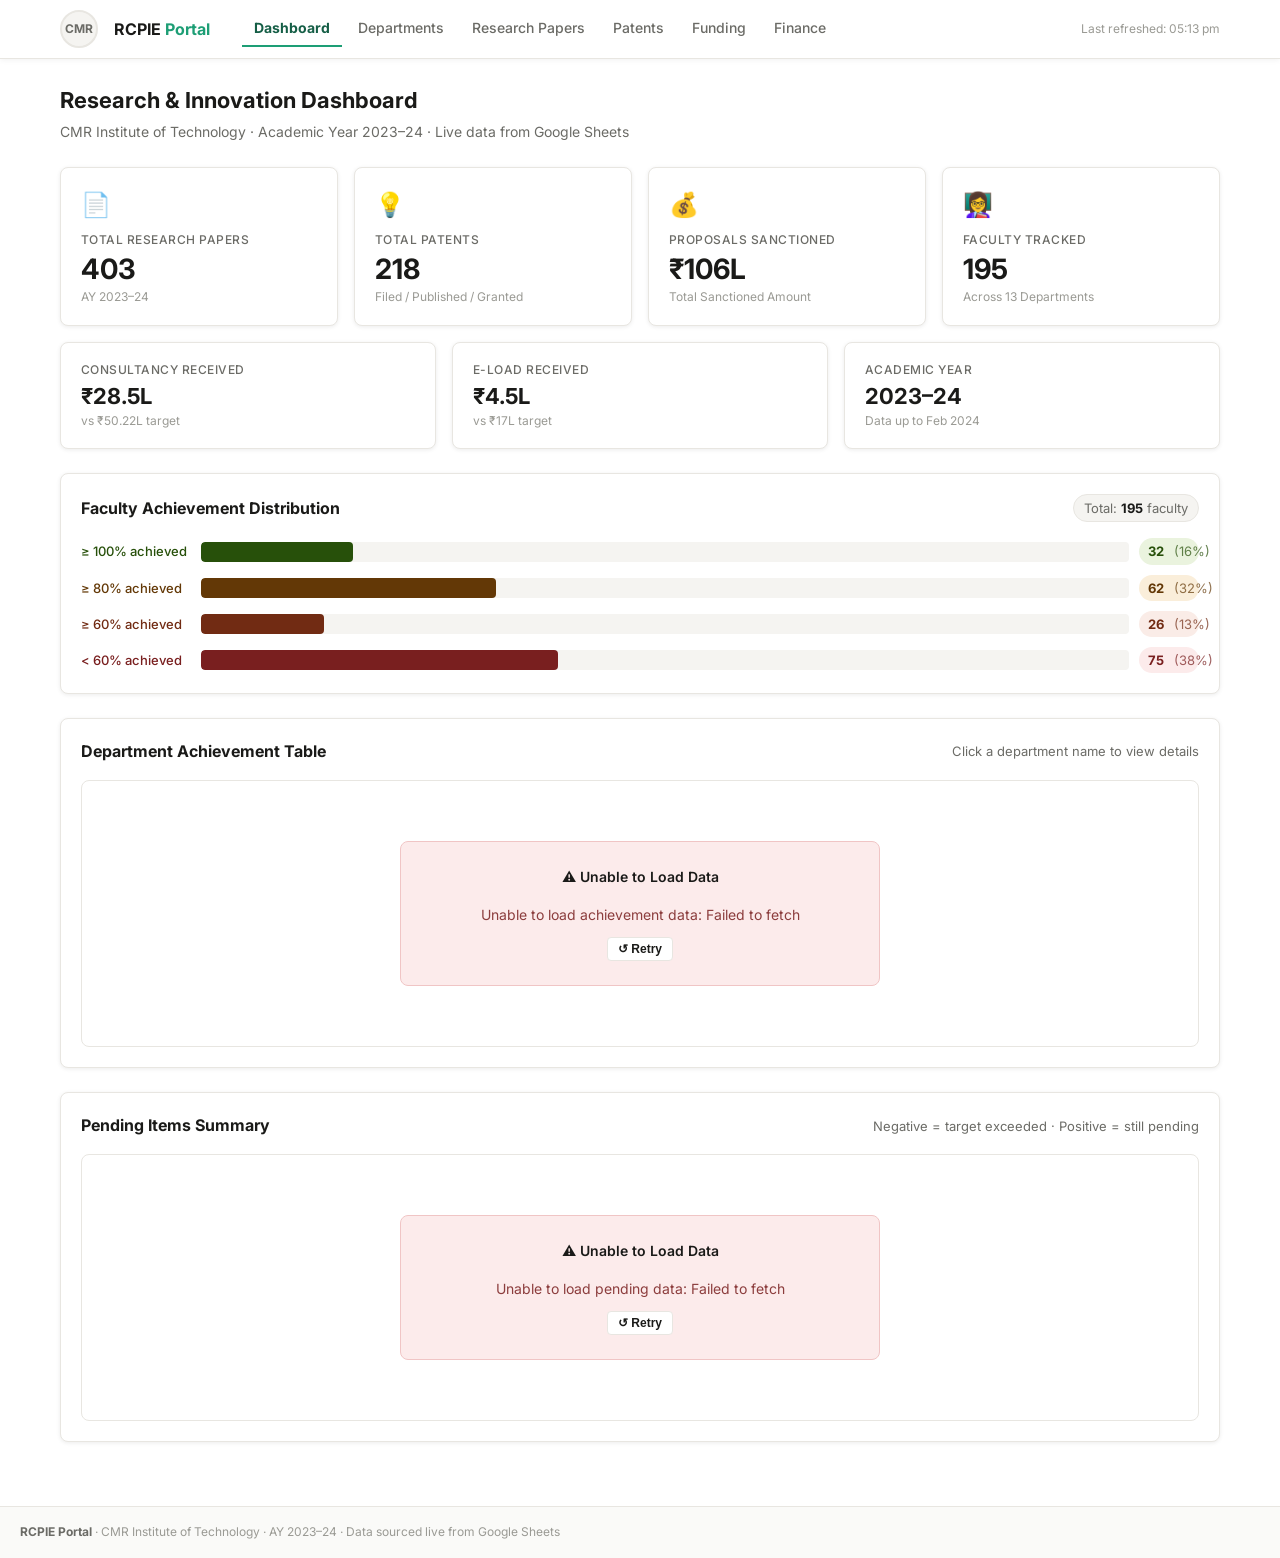
<file: index.html>
<!DOCTYPE html>
<html lang="en">
<head>
  <meta charset="UTF-8"/>
  <meta name="viewport" content="width=device-width, initial-scale=1.0"/>
  <title>Dashboard – RCPIE Portal · CMR Institute of Technology · AY 2023–24</title>
  <meta name="description" content="RCPIE Research Portal Dashboard for CMR Institute of Technology, Academic Year 2023–24. Live KPIs, department achievement, and pending items."/>
  <link rel="stylesheet" href="style.css"/>
</head>
<body>
  <nav id="navbar" role="navigation"></nav>

  <main class="page-wrapper" id="main">
    <h1 class="page-title">Research &amp; Innovation Dashboard</h1>
    <p class="page-subtitle">CMR Institute of Technology · Academic Year 2023–24 · Live data from Google Sheets</p>

    <!-- KPI Tiles -->
    <div class="kpi-grid" id="kpiTiles" aria-label="Key Performance Indicators">
      <div class="kpi-tile"><div class="kpi-icon">📄</div><div class="kpi-label">Total Research Papers</div><div class="kpi-value">403</div><div class="kpi-sub">AY 2023–24</div></div>
      <div class="kpi-tile"><div class="kpi-icon">💡</div><div class="kpi-label">Total Patents</div><div class="kpi-value">218</div><div class="kpi-sub">Filed / Published / Granted</div></div>
      <div class="kpi-tile"><div class="kpi-icon">💰</div><div class="kpi-label">Proposals Sanctioned</div><div class="kpi-value">₹106L</div><div class="kpi-sub">Total Sanctioned Amount</div></div>
      <div class="kpi-tile"><div class="kpi-icon">👩‍🏫</div><div class="kpi-label">Faculty Tracked</div><div class="kpi-value">195</div><div class="kpi-sub">Across 13 Departments</div></div>
    </div>

    <div class="kpi-grid-sm" id="kpiSmall">
      <div class="kpi-tile"><div class="kpi-label">Consultancy Received</div><div class="kpi-value" style="font-size:22px">₹28.5L</div><div class="kpi-sub">vs ₹50.22L target</div></div>
      <div class="kpi-tile"><div class="kpi-label">E-load Received</div><div class="kpi-value" style="font-size:22px">₹4.5L</div><div class="kpi-sub">vs ₹17L target</div></div>
      <div class="kpi-tile"><div class="kpi-label">Academic Year</div><div class="kpi-value" style="font-size:22px">2023–24</div><div class="kpi-sub">Data up to Feb 2024</div></div>
    </div>

    <!-- Achievement Distribution -->
    <div class="chart-card" aria-labelledby="achDistTitle">
      <div class="section-header">
        <h2 class="section-title" id="achDistTitle">Faculty Achievement Distribution</h2>
        <span class="count-chip">Total: <strong>195</strong> faculty</span>
      </div>
      <div class="ach-bar-wrap" role="list" aria-label="Faculty achievement distribution by level">
        <div class="ach-row" role="listitem">
          <div class="ach-label" style="color:var(--green-text)">≥ 100% achieved</div>
          <div class="ach-track"><div class="ach-fill" style="background:var(--green-text);width:16.4%"></div></div>
          <div class="ach-count badge badge-green">32 &nbsp;<span style="font-weight:400;opacity:.7">(16%)</span></div>
        </div>
        <div class="ach-row" role="listitem">
          <div class="ach-label" style="color:var(--amber-text)">≥ 80% achieved</div>
          <div class="ach-track"><div class="ach-fill" style="background:var(--amber-text);width:31.8%"></div></div>
          <div class="ach-count badge badge-amber">62 &nbsp;<span style="font-weight:400;opacity:.7">(32%)</span></div>
        </div>
        <div class="ach-row" role="listitem">
          <div class="ach-label" style="color:var(--orange-text)">≥ 60% achieved</div>
          <div class="ach-track"><div class="ach-fill" style="background:var(--orange-text);width:13.3%"></div></div>
          <div class="ach-count badge badge-orange">26 &nbsp;<span style="font-weight:400;opacity:.7">(13%)</span></div>
        </div>
        <div class="ach-row" role="listitem">
          <div class="ach-label" style="color:var(--red-text)">&lt; 60% achieved</div>
          <div class="ach-track"><div class="ach-fill" style="background:var(--red-text);width:38.5%"></div></div>
          <div class="ach-count badge badge-red">75 &nbsp;<span style="font-weight:400;opacity:.7">(38%)</span></div>
        </div>
      </div>
    </div>

    <!-- Department Achievement Table -->
    <div class="chart-card">
      <div class="section-header">
        <h2 class="section-title">Department Achievement Table</h2>
        <span class="section-sub">Click a department name to view details</span>
      </div>
      <div class="table-wrap" id="deptTableWrap">
        <div class="spinner-overlay"><div class="spinner"></div><span class="spinner-label">Loading department data…</span></div>
      </div>
    </div>

    <!-- Pending Items -->
    <div class="chart-card">
      <div class="section-header">
        <h2 class="section-title">Pending Items Summary</h2>
        <span class="section-sub">Negative = target exceeded · Positive = still pending</span>
      </div>
      <div class="table-wrap" id="pendingTableWrap">
        <div class="spinner-overlay"><div class="spinner"></div><span class="spinner-label">Loading pending data…</span></div>
      </div>
    </div>
  </main>

  <footer id="footer" role="contentinfo"></footer>

  <script src="app.js"></script>
  <script src="dashboard.js"></script>
</body>
</html>
</file>
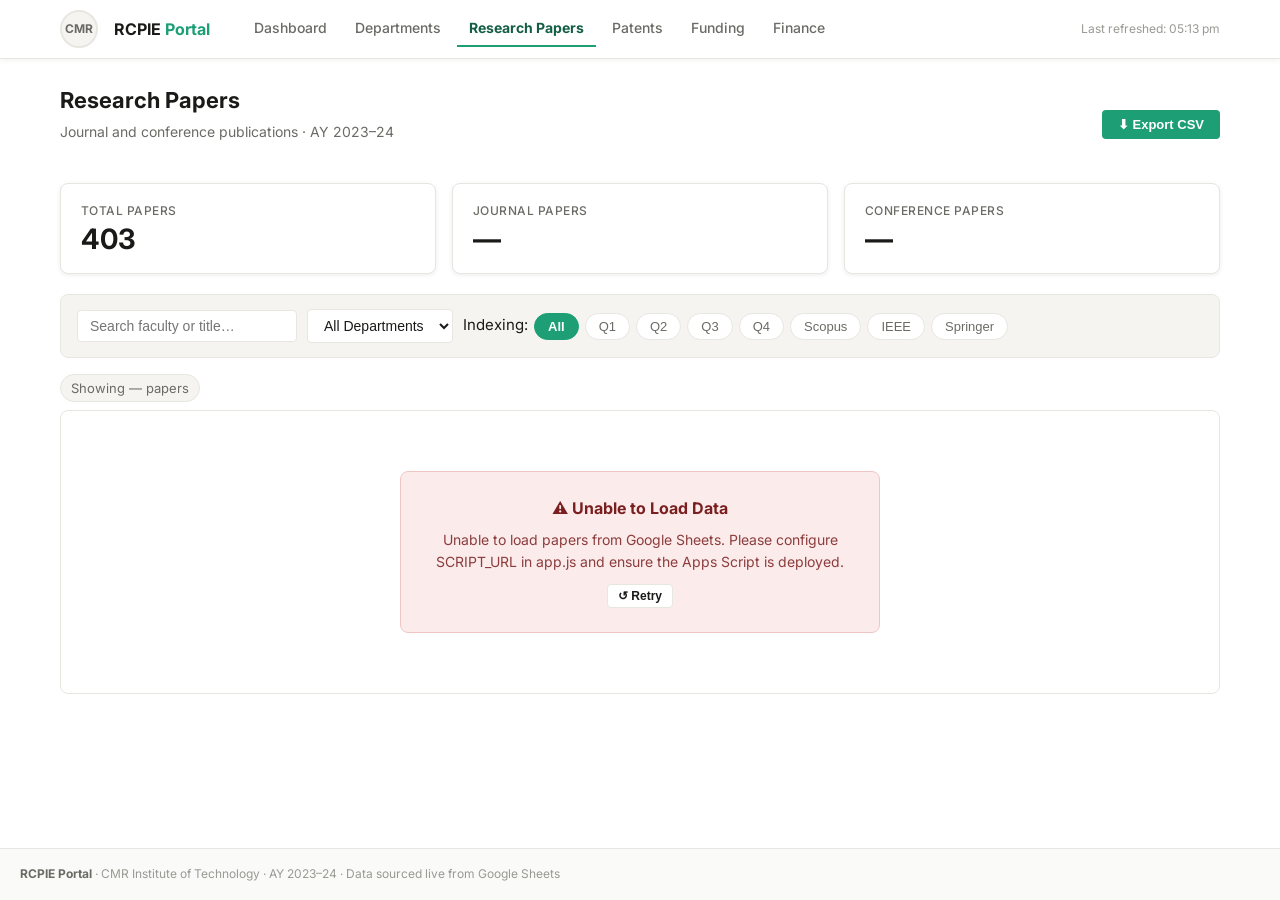
<file: papers.html>
<!DOCTYPE html>
<html lang="en">
<head>
  <meta charset="UTF-8"/>
  <meta name="viewport" content="width=device-width, initial-scale=1.0"/>
  <title>Research Papers – RCPIE Portal · CMR Institute of Technology · AY 2023–24</title>
  <meta name="description" content="Searchable list of journal and conference papers published by CMR Institute of Technology faculty in AY 2023–24."/>
  <link rel="stylesheet" href="style.css"/>
</head>
<body>
  <nav id="navbar" role="navigation"></nav>

  <main class="page-wrapper">
    <div class="section-header">
      <div>
        <h1 class="page-title">Research Papers</h1>
        <p class="page-subtitle">Journal and conference publications · AY 2023–24</p>
      </div>
      <button class="btn btn-primary" id="exportCsvBtn" aria-label="Export currently filtered papers as CSV">
        ⬇ Export CSV
      </button>
    </div>

    <!-- Summary tiles -->
    <div class="kpi-grid" style="grid-template-columns:repeat(3,1fr);margin-bottom:20px" id="paperSummary">
      <div class="kpi-tile"><div class="kpi-label">Total Papers</div><div class="kpi-value">403</div></div>
      <div class="kpi-tile"><div class="kpi-label">Journal Papers</div><div class="kpi-value" id="journalCount">—</div></div>
      <div class="kpi-tile"><div class="kpi-label">Conference Papers</div><div class="kpi-value" id="confCount">—</div></div>
    </div>

    <!-- Filters -->
    <div class="filter-bar" role="search" aria-label="Filter research papers">
      <input type="text" id="paperSearch" placeholder="Search faculty or title…" aria-label="Search by faculty name or paper title"/>
      <select id="deptFilter" aria-label="Filter by department">
        <option value="">All Departments</option>
      </select>
      <div class="filter-pills" id="indexingPills" role="group" aria-label="Filter by indexing type">
        <span>Indexing:</span>
      </div>
    </div>

    <div class="section-header" style="margin-bottom:8px">
      <span class="count-chip" id="paperCount">Showing — papers</span>
    </div>

    <div class="table-wrap" id="papersTableWrap">
      <div class="spinner-overlay"><div class="spinner"></div><span class="spinner-label">Loading papers from Google Sheets…</span></div>
    </div>
  </main>

  <footer id="footer" role="contentinfo"></footer>

  <script src="app.js"></script>
  <script src="papers.js"></script>
</body>
</html>
</file>
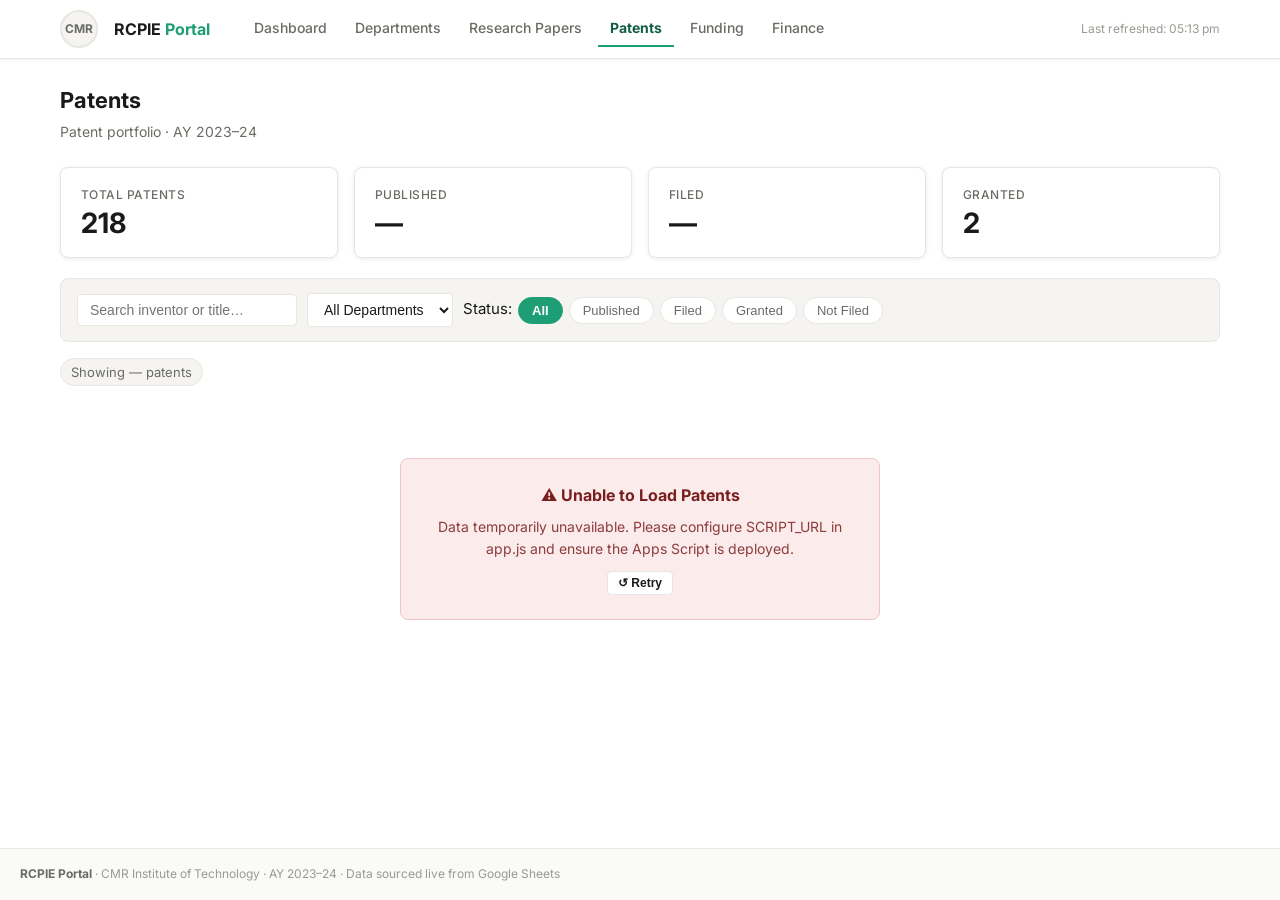
<file: patents.html>
<!DOCTYPE html>
<html lang="en">
<head>
  <meta charset="UTF-8"/>
  <meta name="viewport" content="width=device-width, initial-scale=1.0"/>
  <title>Patents – RCPIE Portal · CMR Institute of Technology · AY 2023–24</title>
  <meta name="description" content="Patent portfolio of CMR Institute of Technology — published, filed and granted patents for AY 2023–24."/>
  <link rel="stylesheet" href="style.css"/>
  <style>
    .patent-app-no { font-size: 11px; color: var(--text-light); font-family: monospace; }
  </style>
</head>
<body>
  <nav id="navbar" role="navigation"></nav>

  <main class="page-wrapper">
    <h1 class="page-title">Patents</h1>
    <p class="page-subtitle">Patent portfolio · AY 2023–24</p>

    <!-- Summary tiles -->
    <div class="kpi-grid" id="patentSummary" style="margin-bottom:20px">
      <div class="kpi-tile"><div class="kpi-label">Total Patents</div><div class="kpi-value">218</div></div>
      <div class="kpi-tile"><div class="kpi-label">Published</div><div class="kpi-value" id="pubCount">—</div></div>
      <div class="kpi-tile"><div class="kpi-label">Filed</div><div class="kpi-value" id="filedCount">—</div></div>
      <div class="kpi-tile"><div class="kpi-label">Granted</div><div class="kpi-value" id="grantedCount">2</div></div>
    </div>

    <!-- Filters -->
    <div class="filter-bar" role="search" aria-label="Filter patents">
      <input type="text" id="patentSearch" placeholder="Search inventor or title…" aria-label="Search by inventor name or patent title"/>
      <select id="patentDeptFilter" aria-label="Filter by department">
        <option value="">All Departments</option>
      </select>
      <div class="filter-pills" id="patentStatusPills" role="group" aria-label="Filter by patent status">
        <span>Status:</span>
      </div>
    </div>

    <div class="section-header" style="margin-bottom:12px">
      <span class="count-chip" id="patentCount">Showing — patents</span>
    </div>

    <div id="patentGrid" class="patent-grid">
      <div class="spinner-overlay" style="grid-column:1/-1"><div class="spinner"></div><span class="spinner-label">Loading patents from Google Sheets…</span></div>
    </div>
  </main>

  <footer id="footer" role="contentinfo"></footer>

  <script src="app.js"></script>
  <script src="patents.js"></script>
</body>
</html>
</file>
<file: style.css>
/* ═══════════════════════════════════════════════
   RCPIE Portal – Shared Styles
   CMR Institute of Technology · AY 2023–24
   ═══════════════════════════════════════════════ */

@import url('https://fonts.googleapis.com/css2?family=Inter:wght@400;500;600;700&display=swap');

/* ── Reset & Base ── */
*, *::before, *::after { box-sizing: border-box; margin: 0; padding: 0; }

:root {
  --font: 'Inter', system-ui, 'Segoe UI', sans-serif;
  --max-w: 1200px;
  --sidebar-w: 200px;

  /* Neutrals */
  --bg: #FFFFFF;
  --bg-alt: #FAFAF8;
  --bg-subtle: #F5F4F1;
  --border: #E8E6E1;
  --text: #1A1A18;
  --text-muted: #6B6B66;
  --text-light: #9A9A94;

  /* Brand */
  --brand: #1D9E75;
  --brand-dark: #155E46;
  --brand-bg: #E1F5EE;

  /* Semantic colors */
  --green-bg: #EAF3DE; --green-text: #27500A;
  --amber-bg: #FAEEDA; --amber-text: #633806;
  --orange-bg: #FAECE7; --orange-text: #712B13;
  --red-bg: #FCEBEB; --red-text: #791F1F;
  --blue-bg: #E6F1FB; --blue-text: #0C447C;
  --teal-bg: #E1F5EE; --teal-text: #085041;
  --gray-bg: #F1EFE8; --gray-text: #444441;

  /* Shadows */
  --shadow-sm: 0 1px 4px rgba(0,0,0,0.08);
  --shadow-md: 0 4px 16px rgba(0,0,0,0.10);

  /* Radius */
  --r-sm: 4px;
  --r-md: 8px;
  --r-lg: 12px;
}

html { font-size: 15px; }
body {
  font-family: var(--font);
  background: var(--bg);
  color: var(--text);
  line-height: 1.55;
  min-height: 100vh;
  display: flex;
  flex-direction: column;
}

a { color: var(--brand-dark); text-decoration: none; }
a:hover { text-decoration: underline; }

/* ── Scrollbar ── */
::-webkit-scrollbar { width: 6px; height: 6px; }
::-webkit-scrollbar-track { background: var(--bg-subtle); }
::-webkit-scrollbar-thumb { background: #C8C6BE; border-radius: 3px; }

/* ══════════════════════════════════════════════
   NAV BAR
══════════════════════════════════════════════ */
#navbar {
  position: sticky; top: 0; z-index: 100;
  background: #FFFFFF;
  border-bottom: 1px solid var(--border);
  box-shadow: 0 1px 6px rgba(0,0,0,0.06);
}
.nav-inner {
  max-width: var(--max-w);
  margin: 0 auto;
  padding: 0 20px;
  height: 58px;
  display: flex;
  align-items: center;
  gap: 16px;
}

/* Logo / crest */
.nav-crest {
  width: 38px; height: 38px;
  border-radius: 50%;
  background: var(--bg-subtle);
  border: 2px solid var(--border);
  display: flex; align-items: center; justify-content: center;
  color: var(--text-muted);
  font-weight: 700;
  font-size: 12px;
  flex-shrink: 0;
}

.nav-title {
  font-weight: 700;
  font-size: 16px;
  color: var(--text);
  white-space: nowrap;
  flex-shrink: 0;
}
.nav-title span { color: var(--brand); }

.nav-links {
  display: flex;
  gap: 4px;
  margin-left: 16px;
  flex: 1;
}
.nav-links a {
  padding: 6px 12px;
  border-radius: var(--r-sm);
  font-size: 14px;
  font-weight: 500;
  color: var(--text-muted);
  transition: background 0.15s, color 0.15s;
  white-space: nowrap;
}
.nav-links a:hover { background: var(--bg-subtle); color: var(--text); text-decoration: none; }
.nav-links a.active {
  color: var(--brand-dark);
  font-weight: 700;
  border-bottom: 2px solid var(--brand);
  border-radius: 0;
}

.nav-meta {
  margin-left: auto;
  font-size: 12px;
  color: var(--text-light);
  white-space: nowrap;
  flex-shrink: 0;
}

/* Hamburger */
.nav-hamburger {
  display: none;
  background: none;
  border: none;
  cursor: pointer;
  padding: 4px;
  color: var(--text);
  margin-left: auto;
}
.nav-hamburger svg { display: block; }

.nav-mobile-menu {
  display: none;
  flex-direction: column;
  background: #fff;
  border-top: 1px solid var(--border);
  padding: 8px 0;
}
.nav-mobile-menu a {
  padding: 10px 20px;
  font-size: 14px;
  font-weight: 500;
  color: var(--text-muted);
  display: block;
}
.nav-mobile-menu a.active { color: var(--brand-dark); font-weight: 700; }
.nav-mobile-menu.open { display: flex; }

/* ══════════════════════════════════════════════
   LAYOUT
══════════════════════════════════════════════ */
.page-wrapper {
  flex: 1;
  max-width: var(--max-w);
  margin: 0 auto;
  width: 100%;
  padding: 24px 20px 40px;
}

.layout-with-sidebar {
  display: flex;
  gap: 24px;
  align-items: flex-start;
}

/* Sidebar */
.sidebar {
  width: var(--sidebar-w);
  flex-shrink: 0;
  position: sticky;
  top: 80px;
}
.sidebar-title {
  font-size: 11px;
  font-weight: 600;
  text-transform: uppercase;
  letter-spacing: 0.06em;
  color: var(--text-muted);
  margin-bottom: 8px;
  padding: 0 8px;
}
.sidebar-btn {
  display: block;
  width: 100%;
  text-align: left;
  padding: 8px 12px;
  font-size: 13px;
  font-weight: 500;
  background: none;
  border: none;
  border-radius: var(--r-sm);
  cursor: pointer;
  color: var(--text-muted);
  transition: background 0.15s, color 0.15s;
  margin-bottom: 2px;
}
.sidebar-btn:hover { background: var(--bg-subtle); color: var(--text); }
.sidebar-btn.active { background: var(--brand-bg); color: var(--brand-dark); font-weight: 700; }

.main-content { flex: 1; min-width: 0; }

/* Sidebar dropdown (tablet) */
.sidebar-dropdown-wrap {
  display: none;
  margin-bottom: 16px;
}
.sidebar-dropdown-wrap select {
  width: 100%;
  padding: 8px 12px;
  border: 1px solid var(--border);
  border-radius: var(--r-sm);
  font-size: 14px;
  background: #fff;
}

/* ══════════════════════════════════════════════
   CARDS
══════════════════════════════════════════════ */
.card {
  background: #fff;
  border: 1px solid var(--border);
  border-radius: var(--r-md);
  box-shadow: var(--shadow-sm);
  padding: 20px;
}

/* KPI Tiles */
.kpi-grid {
  display: grid;
  grid-template-columns: repeat(4, 1fr);
  gap: 16px;
  margin-bottom: 16px;
}
.kpi-grid-sm {
  display: grid;
  grid-template-columns: repeat(3, 1fr);
  gap: 16px;
  margin-bottom: 24px;
}
.kpi-tile {
  background: #fff;
  border: 1px solid var(--border);
  border-radius: var(--r-md);
  box-shadow: var(--shadow-sm);
  padding: 18px 20px;
  display: flex;
  flex-direction: column;
  gap: 4px;
}
.kpi-tile .kpi-label { font-size: 12px; color: var(--text-muted); font-weight: 500; text-transform: uppercase; letter-spacing: 0.04em; }
.kpi-tile .kpi-value { font-size: 28px; font-weight: 700; color: var(--text); line-height: 1.1; }
.kpi-tile .kpi-sub { font-size: 12px; color: var(--text-light); }
.kpi-tile .kpi-icon { font-size: 24px; margin-bottom: 4px; }

/* Patent Cards */
.patent-grid {
  display: grid;
  grid-template-columns: repeat(3, 1fr);
  gap: 16px;
}
.patent-card {
  background: #fff;
  border: 1px solid var(--border);
  border-radius: var(--r-md);
  box-shadow: var(--shadow-sm);
  padding: 18px;
  display: flex;
  flex-direction: column;
  gap: 10px;
  position: relative;
  transition: box-shadow 0.15s;
}
.patent-card:hover { box-shadow: var(--shadow-md); }

.patent-card-header { display: flex; justify-content: space-between; align-items: flex-start; gap: 8px; }
.patent-title { font-size: 14px; font-weight: 600; line-height: 1.4; display: -webkit-box; -webkit-line-clamp: 2; -webkit-box-orient: vertical; overflow: hidden; }
.patent-inventors { font-size: 12px; color: var(--text-muted); display: -webkit-box; -webkit-line-clamp: 2; -webkit-box-orient: vertical; overflow: hidden; }
.patent-dates { display: grid; grid-template-columns: 1fr 1fr; gap: 4px; font-size: 12px; color: var(--text-muted); }
.patent-dates span { font-size: 11px; font-weight: 500; color: var(--text-light); display: block; }
.patent-dates strong { font-size: 12px; color: var(--text); }
.patent-footer { display: flex; align-items: center; justify-content: space-between; gap: 8px; }

/* ══════════════════════════════════════════════
   BADGES & PILLS
══════════════════════════════════════════════ */
.badge {
  display: inline-flex;
  align-items: center;
  gap: 4px;
  padding: 3px 9px;
  border-radius: 20px;
  font-size: 12px;
  font-weight: 600;
  white-space: nowrap;
}

.badge-green  { background: var(--green-bg);  color: var(--green-text); }
.badge-amber  { background: var(--amber-bg);  color: var(--amber-text); }
.badge-orange { background: var(--orange-bg); color: var(--orange-text); }
.badge-red    { background: var(--red-bg);    color: var(--red-text); }
.badge-blue   { background: var(--blue-bg);   color: var(--blue-text); }
.badge-teal   { background: var(--teal-bg);   color: var(--teal-text); }
.badge-gray   { background: var(--gray-bg);   color: var(--gray-text); }

/* ══════════════════════════════════════════════
   TABLES
══════════════════════════════════════════════ */
.table-wrap {
  overflow-x: auto;
  border-radius: var(--r-md);
  border: 1px solid var(--border);
}
table {
  width: 100%;
  border-collapse: collapse;
  font-size: 14px;
}
table caption {
  text-align: left;
  font-size: 12px;
  color: var(--text-muted);
  padding: 8px 12px;
  caption-side: top;
}
thead { background: var(--bg-subtle); }
th {
  padding: 11px 14px;
  text-align: left;
  font-size: 12px;
  font-weight: 600;
  text-transform: uppercase;
  letter-spacing: 0.04em;
  color: var(--text-muted);
  border-bottom: 1px solid var(--border);
  white-space: nowrap;
  cursor: pointer;
  user-select: none;
}
th:hover { color: var(--text); }
th.sort-asc::after  { content: ' ▲'; font-size: 10px; }
th.sort-desc::after { content: ' ▼'; font-size: 10px; }

td {
  padding: 10px 14px;
  border-bottom: 1px solid #F0EFEa;
  min-height: 44px;
  height: 44px;
  vertical-align: middle;
}
tr:last-child td { border-bottom: none; }
tbody tr:nth-child(even) { background: var(--bg-alt); }
tbody tr:hover { background: #F0F0EC; }
tbody tr { transition: background 0.1s; }

/* Pct cells */
td.pct-green  { background: var(--green-bg);  color: var(--green-text);  font-weight: 700; }
td.pct-amber  { background: var(--amber-bg);  color: var(--amber-text);  font-weight: 700; }
td.pct-orange { background: var(--orange-bg); color: var(--orange-text); font-weight: 700; }
td.pct-red    { background: var(--red-bg);    color: var(--red-text);    font-weight: 700; }

/* ══════════════════════════════════════════════
   FILTERS & CONTROLS
══════════════════════════════════════════════ */
.filter-bar {
  display: flex;
  flex-wrap: wrap;
  gap: 10px;
  align-items: center;
  margin-bottom: 16px;
  padding: 14px 16px;
  background: var(--bg-subtle);
  border-radius: var(--r-md);
  border: 1px solid var(--border);
}
.filter-bar input[type="text"],
.filter-bar select {
  padding: 7px 12px;
  border: 1px solid var(--border);
  border-radius: var(--r-sm);
  font-size: 14px;
  background: #fff;
  color: var(--text);
  outline: none;
  transition: border-color 0.15s;
}
.filter-bar input[type="text"]:focus,
.filter-bar select:focus { border-color: var(--brand); }
.filter-bar input[type="text"] { min-width: 220px; }

.filter-pills { display: flex; flex-wrap: wrap; gap: 6px; }
.pill {
  padding: 5px 13px;
  border-radius: 20px;
  border: 1px solid var(--border);
  background: #fff;
  font-size: 13px;
  font-weight: 500;
  cursor: pointer;
  color: var(--text-muted);
  transition: all 0.15s;
}
.pill:hover { border-color: var(--brand); color: var(--brand-dark); }
.pill.active { background: var(--brand); border-color: var(--brand); color: #fff; font-weight: 600; }

/* ══════════════════════════════════════════════
   SECTION HEADINGS
══════════════════════════════════════════════ */
.section-header {
  display: flex;
  align-items: center;
  justify-content: space-between;
  margin-bottom: 16px;
  gap: 12px;
}
.section-title {
  font-size: 16px;
  font-weight: 700;
  color: var(--text);
}
.section-sub {
  font-size: 13px;
  color: var(--text-muted);
}
.page-title {
  font-size: 22px;
  font-weight: 700;
  color: var(--text);
  margin-bottom: 4px;
}
.page-subtitle {
  font-size: 14px;
  color: var(--text-muted);
  margin-bottom: 24px;
}

/* ══════════════════════════════════════════════
   SPINNER & ERROR
══════════════════════════════════════════════ */
.spinner-overlay {
  display: flex;
  flex-direction: column;
  align-items: center;
  justify-content: center;
  padding: 80px 20px;
  gap: 16px;
}
.spinner {
  width: 40px; height: 40px;
  border: 3px solid var(--border);
  border-top-color: var(--brand);
  border-radius: 50%;
  animation: spin 0.8s linear infinite;
}
@keyframes spin { to { transform: rotate(360deg); } }
.spinner-label { color: var(--text-muted); font-size: 14px; }

.error-card {
  background: var(--red-bg);
  border: 1px solid #F0C5C5;
  border-radius: var(--r-md);
  padding: 24px 28px;
  text-align: center;
  max-width: 480px;
  margin: 60px auto;
}
.error-card h3 { font-size: 16px; color: var(--red-text); margin-bottom: 8px; }
.error-card p  { font-size: 14px; color: var(--red-text); opacity: 0.85; }

/* ══════════════════════════════════════════════
   PROGRESS BAR
══════════════════════════════════════════════ */
.progress-wrap { margin: 8px 0 4px; }
.progress-label { font-size: 12px; color: var(--text-muted); margin-bottom: 4px; display: flex; justify-content: space-between; }
.progress-track {
  height: 8px;
  background: var(--border);
  border-radius: 4px;
  overflow: hidden;
}
.progress-fill {
  height: 100%;
  border-radius: 4px;
  background: var(--brand);
  transition: width 0.6s ease;
}

/* ══════════════════════════════════════════════
   BUTTONS
══════════════════════════════════════════════ */
.btn {
  display: inline-flex;
  align-items: center;
  gap: 6px;
  padding: 7px 16px;
  border-radius: var(--r-sm);
  font-size: 13px;
  font-weight: 600;
  cursor: pointer;
  border: none;
  transition: all 0.15s;
}
.btn-primary { background: var(--brand); color: #fff; }
.btn-primary:hover { background: var(--brand-dark); }
.btn-outline { background: #fff; color: var(--text); border: 1px solid var(--border); }
.btn-outline:hover { background: var(--bg-subtle); }
.btn-sm { padding: 4px 10px; font-size: 12px; }

/* View proof */
.btn-proof {
  font-size: 12px;
  padding: 4px 10px;
  background: var(--blue-bg);
  color: var(--blue-text);
  border: none;
  border-radius: var(--r-sm);
  cursor: pointer;
  font-weight: 600;
}
.btn-proof:hover { background: #D1E7F8; }

/* ══════════════════════════════════════════════
   CHART WRAPPERS
══════════════════════════════════════════════ */
.chart-card {
  background: #fff;
  border: 1px solid var(--border);
  border-radius: var(--r-md);
  box-shadow: var(--shadow-sm);
  padding: 20px;
  margin-bottom: 24px;
}
.chart-card h3 { font-size: 14px; font-weight: 600; color: var(--text); margin-bottom: 16px; }
.chart-canvas-wrap { position: relative; }

/* Achievement distribution */
.ach-bar-wrap {
  display: flex;
  flex-direction: column;
  gap: 10px;
}
.ach-row {
  display: grid;
  grid-template-columns: 110px 1fr 60px;
  gap: 10px;
  align-items: center;
}
.ach-label { font-size: 13px; font-weight: 500; }
.ach-track {
  height: 20px;
  background: var(--bg-subtle);
  border-radius: 4px;
  overflow: hidden;
  position: relative;
}
.ach-fill { height: 100%; border-radius: 4px; transition: width 0.6s ease; }
.ach-count { font-size: 13px; font-weight: 700; text-align: right; }

/* ══════════════════════════════════════════════
   FOOTER
══════════════════════════════════════════════ */
footer {
  border-top: 1px solid var(--border);
  padding: 16px 20px;
  text-align: left;
  font-size: 12px;
  color: var(--text-light);
  background: var(--bg-alt);
}
footer strong { color: var(--text-muted); }

/* ══════════════════════════════════════════════
   DEPARTMENT HEADER
══════════════════════════════════════════════ */
.dept-header {
  display: flex;
  align-items: center;
  gap: 16px;
  padding: 18px 20px;
  background: #fff;
  border: 1px solid var(--border);
  border-radius: var(--r-md);
  box-shadow: var(--shadow-sm);
  margin-bottom: 20px;
}
.dept-avatar {
  width: 52px; height: 52px;
  border-radius: var(--r-md);
  background: var(--brand-bg);
  display: flex; align-items: center; justify-content: center;
  font-size: 22px; font-weight: 800; color: var(--brand);
  flex-shrink: 0;
}
.dept-info h2 { font-size: 18px; font-weight: 700; }
.dept-info p  { font-size: 13px; color: var(--text-muted); }

/* Pending item colors */
.pending-positive { color: var(--orange-text); font-weight: 700; }
.pending-exceeded { display: inline-flex; align-items: center; gap: 3px; }

/* Summary info row */
.info-row {
  display: flex;
  flex-wrap: wrap;
  gap: 16px;
  margin-bottom: 20px;
}
.info-chip {
  font-size: 13px;
  color: var(--text-muted);
  background: var(--bg-subtle);
  padding: 4px 12px;
  border-radius: 20px;
  border: 1px solid var(--border);
}
.info-chip strong { color: var(--text); font-weight: 700; }

/* Tooltip for truncated text */
[data-tooltip] { position: relative; cursor: pointer; }
[data-tooltip]:hover::after {
  content: attr(data-tooltip);
  position: absolute;
  bottom: calc(100% + 6px);
  left: 0;
  background: #1A1A18;
  color: #fff;
  padding: 6px 10px;
  border-radius: var(--r-sm);
  font-size: 12px;
  white-space: normal;
  max-width: 320px;
  line-height: 1.4;
  z-index: 50;
  box-shadow: var(--shadow-md);
  pointer-events: none;
}

/* Truncated text */
.text-clamp-1 { display: -webkit-box; -webkit-line-clamp: 1; -webkit-box-orient: vertical; overflow: hidden; }
.text-clamp-2 { display: -webkit-box; -webkit-line-clamp: 2; -webkit-box-orient: vertical; overflow: hidden; }

/* Count chip */
.count-chip {
  font-size: 13px;
  color: var(--text-muted);
  background: var(--bg-subtle);
  padding: 3px 10px;
  border-radius: 20px;
  border: 1px solid var(--border);
}
.count-chip strong { color: var(--text); }

/* ══════════════════════════════════════════════
   RESPONSIVE
══════════════════════════════════════════════ */
@media (max-width: 1024px) {
  .layout-with-sidebar { flex-direction: column; }
  .sidebar { display: none; }
  .sidebar-dropdown-wrap { display: block; }
  .kpi-grid { grid-template-columns: repeat(2, 1fr); }
  .patent-grid { grid-template-columns: repeat(2, 1fr); }
}

@media (max-width: 768px) {
  html { font-size: 14px; }
  .nav-links { display: none; }
  .nav-hamburger { display: block; }
  .kpi-grid { grid-template-columns: 1fr 1fr; }
  .kpi-grid-sm { grid-template-columns: 1fr; }
  .patent-grid { grid-template-columns: 1fr; }
  .filter-bar { flex-direction: column; align-items: stretch; }
  .filter-bar input[type="text"] { min-width: unset; width: 100%; }
  .page-wrapper { padding: 16px 12px 32px; }
  .nav-meta { display: none; }

  /* Mobile table → cards */
  .mobile-card-table thead { display: none; }
  .mobile-card-table tbody tr {
    display: block;
    border: 1px solid var(--border);
    border-radius: var(--r-md);
    margin-bottom: 12px;
    padding: 12px 14px;
    background: #fff;
    box-shadow: var(--shadow-sm);
  }
  .mobile-card-table td {
    display: flex;
    justify-content: space-between;
    align-items: flex-start;
    border: none;
    padding: 5px 0;
    height: auto;
    min-height: unset;
    font-size: 13px;
  }
  .mobile-card-table td::before {
    content: attr(data-label);
    font-size: 11px;
    font-weight: 600;
    text-transform: uppercase;
    color: var(--text-muted);
    letter-spacing: 0.04em;
    flex-shrink: 0;
    margin-right: 12px;
    padding-top: 2px;
  }
}

/* Focus rings for accessibility */
:focus-visible {
  outline: 2px solid var(--brand);
  outline-offset: 2px;
}

/* Divider */
.divider {
  border: none;
  border-top: 1px solid var(--border);
  margin: 24px 0;
}

/* No-data placeholder */
.no-data {
  text-align: center;
  padding: 48px 20px;
  color: var(--text-muted);
  font-size: 14px;
}
</file>
